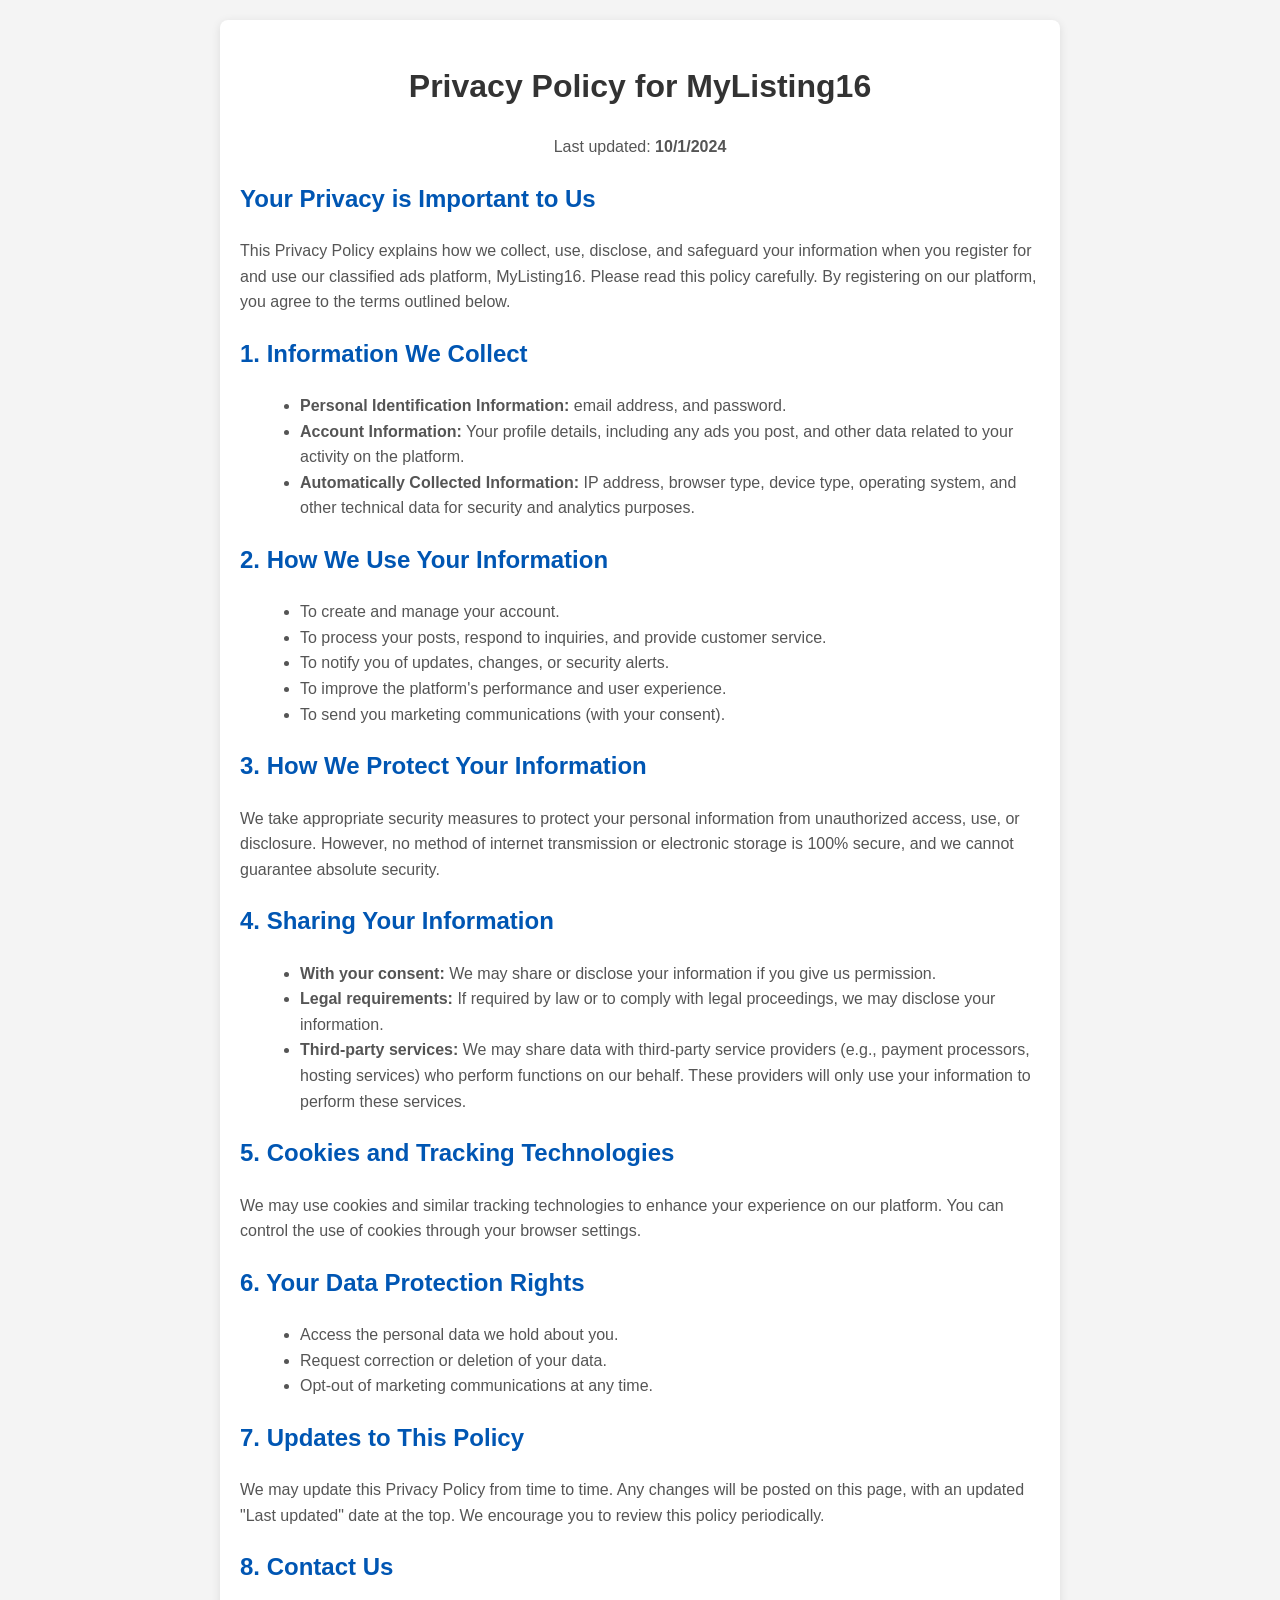
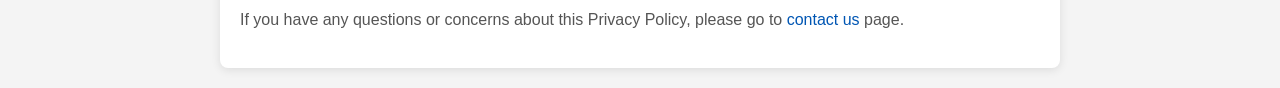
<file: app/templates/privacy.html>
<!DOCTYPE html>
<html lang="en">
  <head>
    <meta charset="UTF-8" />
    <meta name="viewport" content="width=device-width, initial-scale=1.0" />
    <title>Privacy Policy - MyListing16</title>
    <style>
      body {
        font-family: Arial, sans-serif;
        line-height: 1.6;
        margin: 0;
        padding: 20px;
        background-color: #f4f4f4;
      }

      .container {
        max-width: 800px;
        margin: auto;
        background: white;
        padding: 20px;
        border-radius: 8px;
        box-shadow: 0 2px 10px rgba(0, 0, 0, 0.1);
      }

      header {
        text-align: center;
        margin-bottom: 20px;
      }

      h1 {
        font-size: 2em;
        color: #333;
      }

      h2 {
        color: #0056b3;
        margin-top: 20px;
      }

      p,
      ul {
        color: #555;
      }

      ul {
        list-style-type: disc;
        margin-left: 20px;
      }

      a {
        color: #0056b3;
        text-decoration: none;
      }

      a:hover {
        text-decoration: underline;
      }
    </style>
  </head>
  <body>
    <div class="container">
      <header>
        <h1>Privacy Policy for MyListing16</h1>
        <p>Last updated: <strong>10/1/2024</strong></p>
      </header>

      <section>
        <h2>Your Privacy is Important to Us</h2>
        <p>
          This Privacy Policy explains how we collect, use, disclose, and
          safeguard your information when you register for and use our
          classified ads platform, MyListing16. Please read this policy
          carefully. By registering on our platform, you agree to the terms
          outlined below.
        </p>
      </section>

      <section>
        <h2>1. Information We Collect</h2>
        <ul>
          <li>
            <strong>Personal Identification Information:</strong> email address,
            and password.
          </li>
          <li>
            <strong>Account Information:</strong> Your profile details,
            including any ads you post, and other data related to your activity
            on the platform.
          </li>
          <li>
            <strong>Automatically Collected Information:</strong> IP address,
            browser type, device type, operating system, and other technical
            data for security and analytics purposes.
          </li>
        </ul>
      </section>

      <section>
        <h2>2. How We Use Your Information</h2>
        <ul>
          <li>To create and manage your account.</li>
          <li>
            To process your posts, respond to inquiries, and provide customer
            service.
          </li>
          <li>To notify you of updates, changes, or security alerts.</li>
          <li>To improve the platform's performance and user experience.</li>
          <li>To send you marketing communications (with your consent).</li>
        </ul>
      </section>

      <section>
        <h2>3. How We Protect Your Information</h2>
        <p>
          We take appropriate security measures to protect your personal
          information from unauthorized access, use, or disclosure. However, no
          method of internet transmission or electronic storage is 100% secure,
          and we cannot guarantee absolute security.
        </p>
      </section>

      <section>
        <h2>4. Sharing Your Information</h2>
        <ul>
          <li>
            <strong>With your consent:</strong> We may share or disclose your
            information if you give us permission.
          </li>
          <li>
            <strong>Legal requirements:</strong> If required by law or to comply
            with legal proceedings, we may disclose your information.
          </li>
          <li>
            <strong>Third-party services:</strong> We may share data with
            third-party service providers (e.g., payment processors, hosting
            services) who perform functions on our behalf. These providers will
            only use your information to perform these services.
          </li>
        </ul>
      </section>

      <section>
        <h2>5. Cookies and Tracking Technologies</h2>
        <p>
          We may use cookies and similar tracking technologies to enhance your
          experience on our platform. You can control the use of cookies through
          your browser settings.
        </p>
      </section>

      <section>
        <h2>6. Your Data Protection Rights</h2>
        <ul>
          <li>Access the personal data we hold about you.</li>
          <li>Request correction or deletion of your data.</li>
          <li>Opt-out of marketing communications at any time.</li>
        </ul>
      </section>

      <section>
        <h2>7. Updates to This Policy</h2>
        <p>
          We may update this Privacy Policy from time to time. Any changes will
          be posted on this page, with an updated "Last updated" date at the
          top. We encourage you to review this policy periodically.
        </p>
      </section>

      <section>
        <h2>8. Contact Us</h2>
        <p>
          If you have any questions or concerns about this Privacy Policy,
          please go to <a href="{{url_for('aux.contact')}}">contact us</a> page.
        </p>
      </section>
    </div>
  </body>
</html>
</file>
